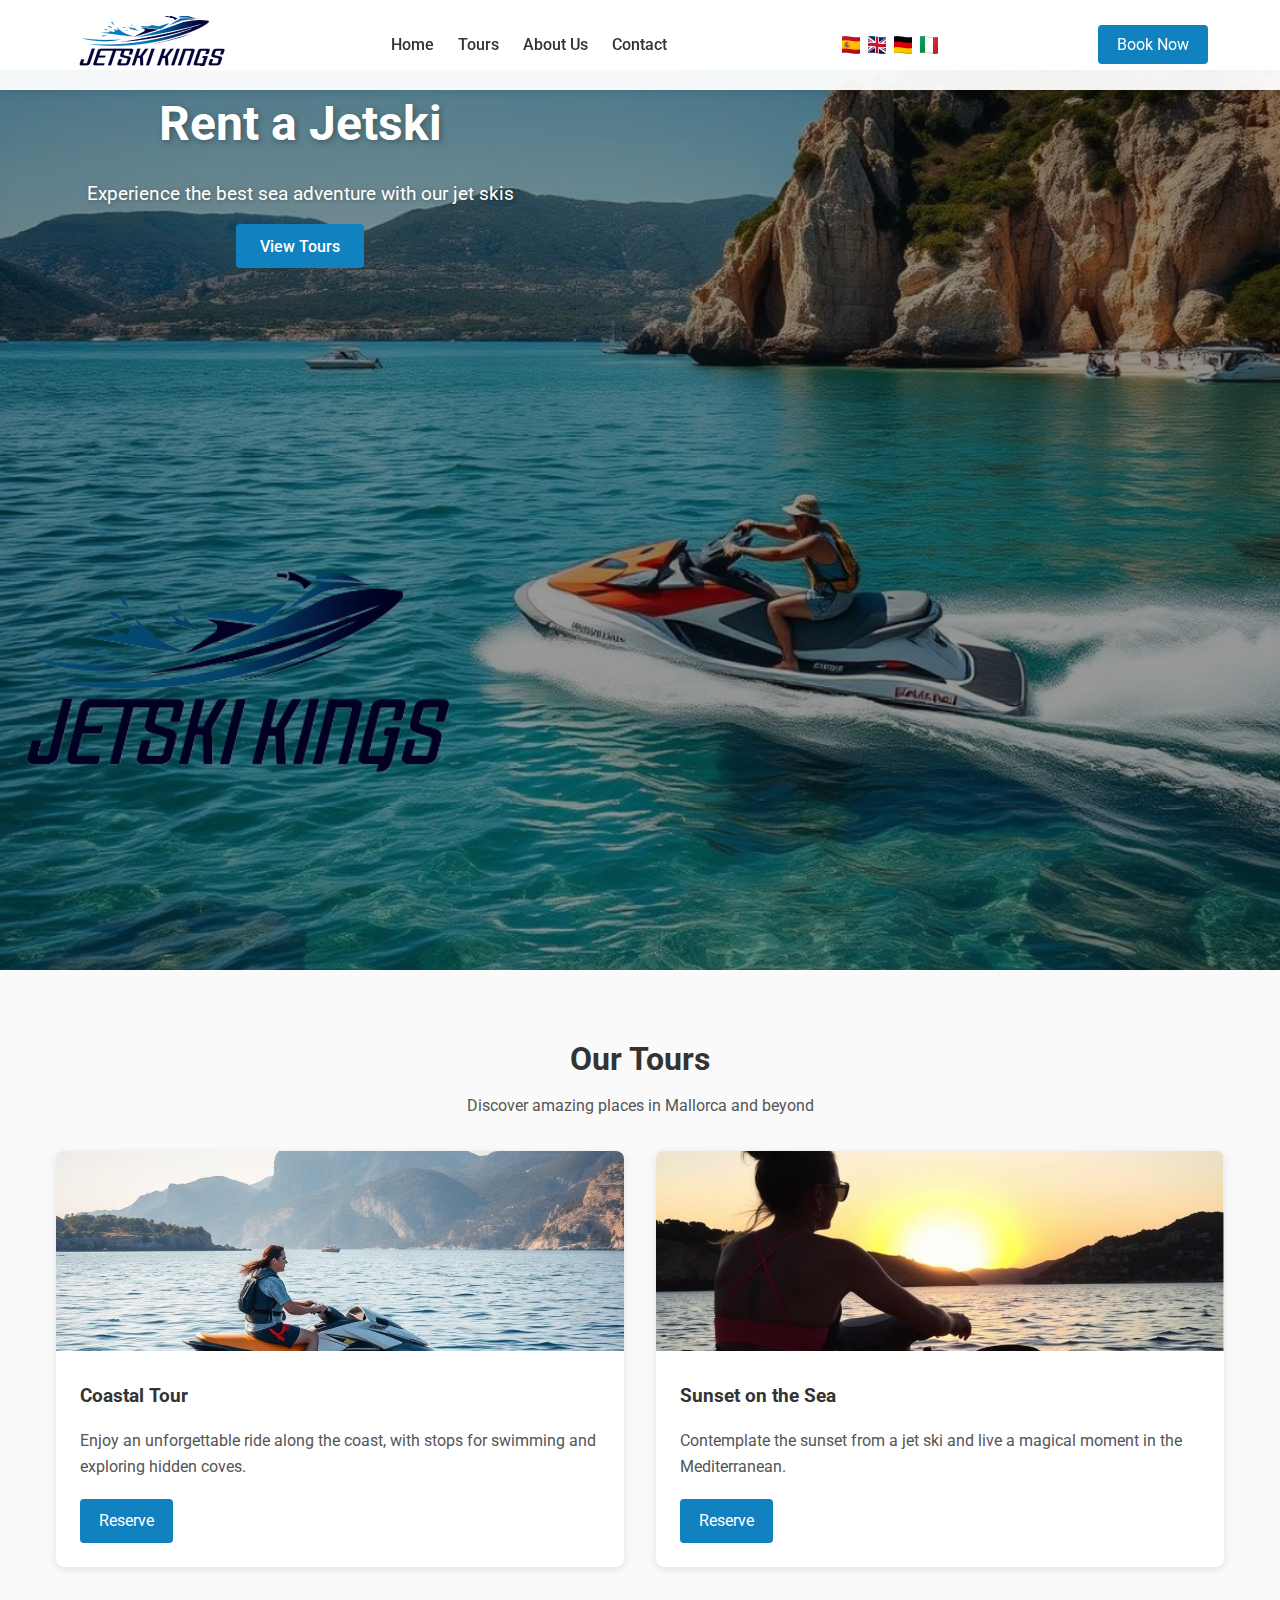
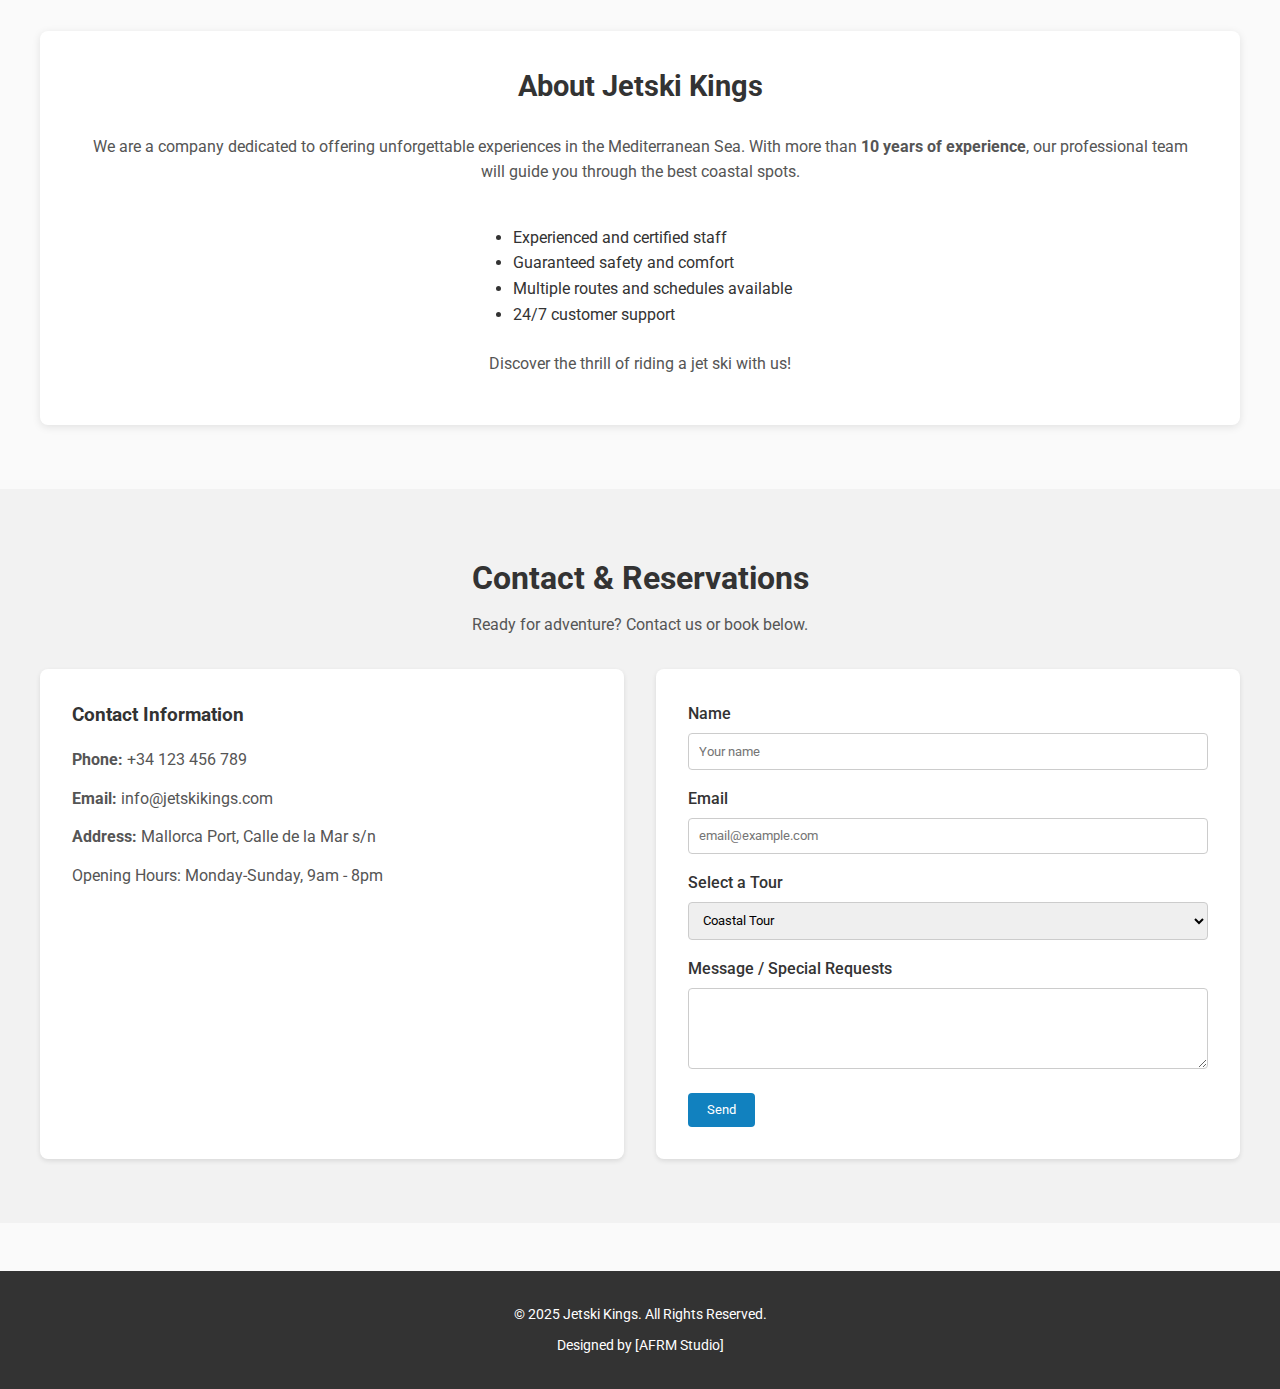
<file: index.html>
<!DOCTYPE html>
<html lang="es">
<head>
  <meta charset="UTF-8" />
  <meta name="viewport" content="width=device-width, initial-scale=1.0"/>
  <title data-i18n="pageTitle">Jetski Kings - Sea Adventure</title>
  <link rel="stylesheet" href="css/style.css" />

  <!-- Fuente (opcional) -->
  <link rel="preconnect" href="https://fonts.googleapis.com">
  <link rel="stylesheet"
    href="https://fonts.googleapis.com/css2?family=Roboto:wght@300;400;700&display=swap">
</head>
<body>
  <!-- HEADER / NAV -->
  <header>
    <nav class="navbar">
      <div class="logo">
        <a href="#home"><img src="img/jetskilogo.png" alt="Jetski Kings" /></a>
      </div>

      <!-- Menú de navegación -->
      <ul class="nav-links">
        <li><a href="#home" data-i18n="nav.home">Home</a></li>
        <li><a href="#tours" data-i18n="nav.tours">Tours</a></li>
        <li><a href="#about" data-i18n="nav.about">About Us</a></li>
        <li><a href="#contact" data-i18n="nav.contact">Contact</a></li>
      </ul>

      <!-- Selector de idioma (banderas) -->
      <div class="language-switch">
        <a href="#" data-lang="es">
          <img src="img/flags/es.png" alt="ES" class="flag-icon" />
        </a>
        <a href="#" data-lang="en">
          <img src="img/flags/en.png" alt="EN" class="flag-icon" />
        </a>
        <a href="#" data-lang="de">
          <img src="img/flags/de.png" alt="DE" class="flag-icon" />
        </a>
        <a href="#" data-lang="it">
          <img src="img/flags/it.png" alt="IT" class="flag-icon" />
        </a>
      </div>

      <div class="cta-button">
        <a href="#contact" class="btn-cta" data-i18n="buttons.bookNow">Book Now</a>
      </div>
    </nav>
  </header>

  <!-- HERO SECTION -->
  <section id="home" class="hero">
    <div class="hero-overlay">
      <div class="hero-content">
        <h1 data-i18n="hero.title">Rent a Jetski</h1>
        <p data-i18n="hero.subtitle">Experience the best sea adventure with our jet skis</p>
        <a href="#tours" class="btn-hero" data-i18n="hero.button">View Tours</a>
      </div>
    </div>
  </section>

  <!-- TOURS SECTION -->
  <section id="tours" class="tours-section">
    <div class="section-title">
      <h2 data-i18n="tours.title">Our Tours</h2>
      <p data-i18n="tours.subtitle">Discover amazing places in Mallorca and beyond</p>
    </div>
    <div class="tours-container">
      <!-- TOUR CARD 1 -->
      <div class="tour-card">
        <img src="img/tour1.jpg" alt="Tour 1"/>
        <div class="tour-info">
          <h3 data-i18n="tours.card1Title">Coastal Tour</h3>
          <p data-i18n="tours.card1Desc">
            Enjoy an unforgettable ride along the coast, with stops for swimming and exploring hidden coves.
          </p>
          <a href="#contact" class="btn-primary" data-i18n="buttons.reserve">Reserve</a>
        </div>
      </div>
      <!-- TOUR CARD 2 -->
      <div class="tour-card">
        <img src="img/tour2.jpg" alt="Tour 2"/>
        <div class="tour-info">
          <h3 data-i18n="tours.card2Title">Sunset on the Sea</h3>
          <p data-i18n="tours.card2Desc">
            Contemplate the sunset from a jet ski and live a magical moment in the Mediterranean.
          </p>
          <a href="#contact" class="btn-primary" data-i18n="buttons.reserve">Reserve</a>
        </div>
      </div>
    </div>
  </section>

  <!-- ABOUT US SECTION -->
  <section id="about" class="about-section">
    <div class="about-content">
      <h2 data-i18n="about.title">About Jetski Kings</h2>
      <p data-i18n="about.paragraph1">
        We are a company dedicated to offering unforgettable experiences in the Mediterranean Sea.
        With more than <strong>10 years of experience</strong>, our professional team will guide
        you through the best coastal spots.
      </p>
      <ul>
        <li data-i18n="about.li1">Experienced and certified staff</li>
        <li data-i18n="about.li2">Guaranteed safety and comfort</li>
        <li data-i18n="about.li3">Multiple routes and schedules available</li>
        <li data-i18n="about.li4">24/7 customer support</li>
      </ul>
      <p data-i18n="about.paragraph2">
        Discover the thrill of riding a jet ski with us!
      </p>
    </div>
  </section>

  <!-- CONTACT / BOOKING SECTION -->
  <section id="contact" class="contact-section">
    <div class="section-title">
      <h2 data-i18n="contact.title">Contact & Reservations</h2>
      <p data-i18n="contact.subtitle">Ready for adventure? Contact us or book below.</p>
    </div>
    <div class="contact-container">
      <div class="contact-details">
        <h3 data-i18n="contact.infoTitle">Contact Information</h3>
        <p>
          <strong data-i18n="contact.phoneLabel">Phone:</strong>
          +34 123 456 789
        </p>
        <p>
          <strong data-i18n="contact.emailLabel">Email:</strong>
          info@jetskikings.com
        </p>
        <p>
          <strong data-i18n="contact.addressLabel">Address:</strong>
          Mallorca Port, Calle de la Mar s/n
        </p>
        <p data-i18n="contact.schedule">Opening Hours: Monday-Sunday, 9am - 8pm</p>
      </div>

      <!-- FORMULARIO CON INTEGRACIÓN DE AIRFORM.IO -->
      <form 
        class="contact-form"
        action="https://airform.io/info@afrmstudio.it" 
        method="POST"
      >
        <!-- (Opcional) Redirección en caso de éxito -->
        <!-- <input type="hidden" name="_redirect" value="https://tusitioweb.com/thanks.html" /> -->

        <label for="name" data-i18n="form.nameLabel">Name</label>
        <input type="text" id="name" name="name" placeholder="Your name" required />

        <label for="email" data-i18n="form.emailLabel">Email</label>
        <input type="email" id="email" name="email" placeholder="email@example.com" required />

        <label for="tour" data-i18n="form.tourLabel">Select a Tour</label>
        <select id="tour" name="tour">
          <option value="coastal" data-i18n="form.tourOption1">Coastal Tour</option>
          <option value="sunset" data-i18n="form.tourOption2">Sunset on the Sea</option>
        </select>

        <label for="message" data-i18n="form.messageLabel">Message / Special Requests</label>
        <textarea id="message" name="message" rows="4"></textarea>

        <button type="submit" data-i18n="buttons.send">Send</button>
      </form>
    </div>
  </section>

  <!-- FOOTER -->
  <footer>
    <div class="footer-container">
      <p>
        <span data-i18n="footer.copyright">
          &copy; 2025 Jetski Kings. All Rights Reserved.
        </span>
      </p>
      <p data-i18n="footer.design">Designed by [AFRM Studio]</p>
    </div>
  </footer>

  <!-- JavaScript -->
  <script src="js/main.js"></script>
</body>
</html>
</file>
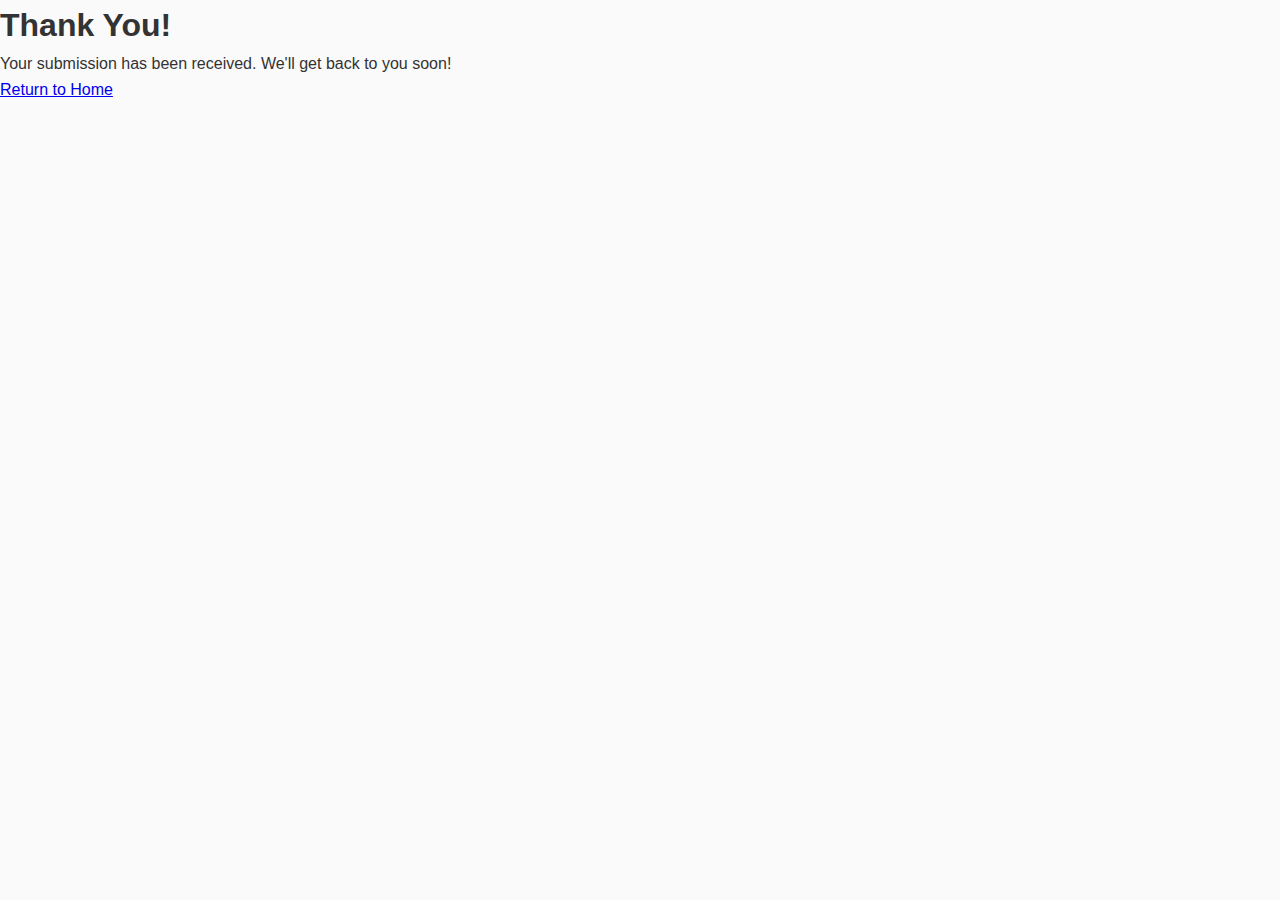
<file: thanks.html>
<!DOCTYPE html>
<html lang="en">
<head>
  <meta charset="UTF-8">
  <title>Thank You!</title>
  <link rel="stylesheet" href="css/style.css">
</head>
<body>
  <section class="thank-you-section">
    <h1>Thank You!</h1>
    <p>Your submission has been received. We'll get back to you soon!</p>
    <a href="index.html">Return to Home</a>
  </section>
</body>
</html>
</file>
<file: css/style.css>
/* Uso de la fuente Roboto (importada en index.html) */
* {
  margin: 0;
  padding: 0;
  box-sizing: border-box;
  font-family: 'Roboto', sans-serif;
}

/* Estilos generales */
body {
  color: #333;
  line-height: 1.6;
  background-color: #fafafa;
}

/* NAVBAR */
header {
  width: 100%;
  position: fixed;
  top: 0;
  z-index: 999;
  background: rgba(255, 255, 255, 0.95);
  box-shadow: 0 2px 8px rgba(0,0,0,0.1);
}

.navbar {
  max-width: 1200px;
  margin: auto;
  padding: 1rem 2rem;
  display: flex;
  align-items: center;
  justify-content: space-between;
}

.logo img {
  height: 50px;
  width: auto;
}

.nav-links {
  list-style: none;
  display: flex;
  gap: 1.5rem;
}

.nav-links li a {
  text-decoration: none;
  color: #333;
  font-weight: 500;
  transition: color 0.3s ease;
}

.nav-links li a:hover {
  color: #1181BF;
}

/* Selector de idioma (banderas) */
.language-switch {
  display: flex;
  align-items: center;
  gap: 0.5rem;
  margin-left: 1rem;
}
.language-switch a {
  display: inline-flex;
  align-items: center;
  justify-content: center;
  text-decoration: none;
}
.flag-icon {
  width: 18px;
  height: 18px;
  object-fit: cover;
  transition: transform 0.2s ease;
}
.flag-icon:hover {
  transform: scale(1.1);
}

.cta-button .btn-cta {
  background: #1181BF;
  color: #fff;
  padding: 0.6rem 1.2rem;
  text-decoration: none;
  border-radius: 4px;
  transition: background 0.3s ease;
}

.btn-cta:hover {
  background: #0D6799;
}

/* HERO SECTION */
.hero {
  height: 100vh;
  background: url('../img/hero.jpg') center center/cover no-repeat;
  position: relative;
  display: flex;
  align-items: center;
  justify-content: center;
  margin-top: 70px; /* Para evitar que el header fijo lo tape */
}

.hero-overlay {
  background-color: rgba(0, 0, 0, 0.4);
  width: 100%;
  height: 100%;
  position: absolute;
  top: 0;
  left: 0;
}

.hero-content {
  position: relative;
  text-align: center;
  color: #fff;
  max-width: 600px;
  padding: 1rem;
}

.hero-content h1 {
  font-size: 3rem;
  margin-bottom: 1rem;
  text-shadow: 2px 2px 6px rgba(0,0,0,0.3);
}

.hero-content p {
  font-size: 1.2rem;
  margin-bottom: 1.5rem;
  text-shadow: 1px 1px 4px rgba(0,0,0,0.3);
}

.btn-hero {
  background: #1181BF;
  color: #fff;
  padding: 0.8rem 1.5rem;
  text-decoration: none;
  font-weight: 500;
  border-radius: 4px;
  transition: background 0.3s ease, transform 0.3s ease;
}

.btn-hero:hover {
  background: #0D6799;
  transform: scale(1.05);
}

/* TOURS SECTION */
.tours-section {
  max-width: 1200px;
  margin: 4rem auto;
  padding: 0 1rem;
}

.section-title {
  text-align: center;
  margin-bottom: 2rem;
}

.section-title h2 {
  font-size: 2rem;
  margin-bottom: 0.5rem;
}

.section-title p {
  color: #555;
}

.tours-container {
  display: grid;
  grid-template-columns: repeat(auto-fit, minmax(280px, 1fr));
  gap: 2rem;
}

.tour-card {
  background: #fff;
  border-radius: 8px;
  overflow: hidden;
  box-shadow: 0 2px 8px rgba(0,0,0,0.1);
  transition: transform 0.3s ease, box-shadow 0.3s ease;
}

.tour-card:hover {
  transform: translateY(-5px);
  box-shadow: 0 6px 12px rgba(0,0,0,0.1);
}

.tour-card img {
  width: 100%;
  height: 200px;
  object-fit: cover;
}

.tour-info {
  padding: 1.5rem;
}

.tour-info h3 {
  margin-bottom: 1rem;
  font-weight: 700;
}

.tour-info p {
  margin-bottom: 1.2rem;
  color: #555;
}

.btn-primary {
  display: inline-block;
  background: #1181BF;
  color: #fff;
  padding: 0.6rem 1.2rem;
  text-decoration: none;
  border-radius: 4px;
  transition: background 0.3s ease;
}

.btn-primary:hover {
  background: #0D6799;
}

/* ABOUT SECTION */
.about-section {
  max-width: 1200px;
  margin: 4rem auto;
  padding: 0 1rem;
  background: #fff;
  border-radius: 8px;
  box-shadow: 0 2px 8px rgba(0,0,0,0.1);
}

.about-content {
  text-align: center;
  padding: 2rem;
}

.about-content h2 {
  margin-bottom: 1.5rem;
  font-weight: 700;
  font-size: 1.8rem;
}

.about-content p {
  margin-bottom: 1rem;
  font-size: 1rem;
  color: #555;
}

.about-content ul {
  list-style: disc;
  text-align: left;
  display: inline-block;
  margin: 1.5rem 0;
  padding-left: 1.5rem;
}

/* CONTACT SECTION */
.contact-section {
  background: #f2f2f2;
  padding: 4rem 1rem;
}

.contact-container {
  max-width: 1200px;
  margin: auto;
  display: grid;
  grid-template-columns: 1fr 1fr;
  gap: 2rem;
}

.contact-details,
.contact-form {
  background: #fff;
  padding: 2rem;
  border-radius: 8px;
  box-shadow: 0 2px 5px rgba(0,0,0,0.1);
}

.contact-details h3 {
  margin-bottom: 1rem;
}

.contact-details p {
  margin-bottom: 0.8rem;
  color: #555;
}

.contact-form label {
  display: block;
  margin-bottom: 0.4rem;
  font-weight: 500;
  color: #333;
}

.contact-form input,
.contact-form select,
.contact-form textarea {
  width: 100%;
  padding: 0.6rem;
  margin-bottom: 1rem;
  border: 1px solid #ccc;
  border-radius: 4px;
}

.contact-form button {
  background: #1181BF;
  color: #fff;
  border: none;
  padding: 0.6rem 1.2rem;
  cursor: pointer;
  border-radius: 4px;
  transition: background 0.3s ease;
}

.contact-form button:hover {
  background: #0D6799;
}

/* FOOTER */
footer {
  background: #333;
  color: #fff;
  padding: 1.5rem 0;
  margin-top: 3rem;
}

.footer-container {
  max-width: 1200px;
  margin: auto;
  text-align: center;
}

.footer-container p {
  margin: 0.5rem 0;
  font-size: 0.9rem;
}

/* RESPONSIVE */
@media (max-width: 768px) {
  .navbar {
    flex-direction: column;
    gap: 1rem;
  }

  .contact-container {
    grid-template-columns: 1fr;
  }

  .tours-container {
    grid-template-columns: 1fr;
  }

  .about-section {
    margin: 2rem auto;
  }

  .hero-content h1 {
    font-size: 2.2rem;
  }

  .hero-content p {
    font-size: 1rem;
  }
}
</file>
